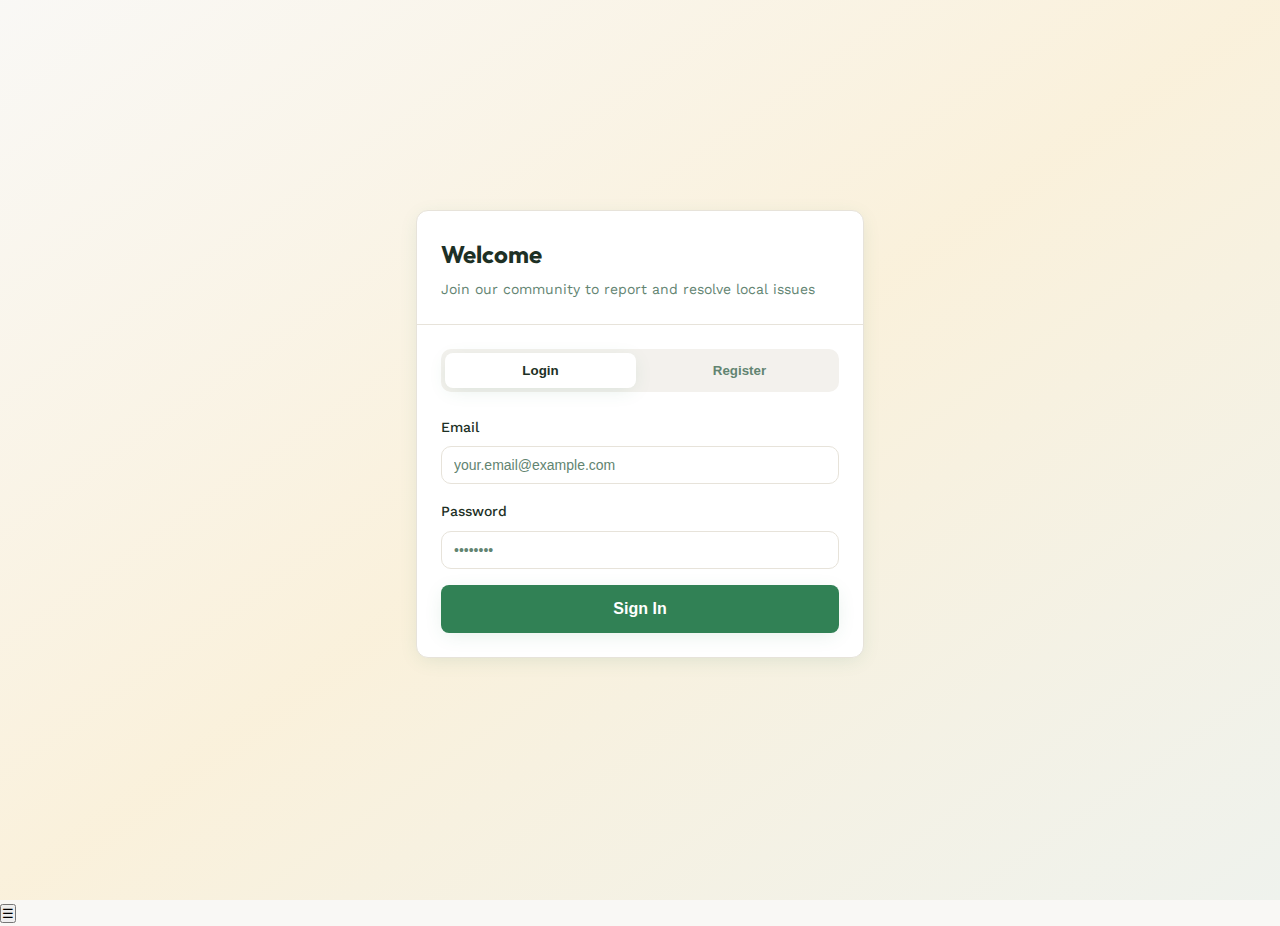
<file: index.html>
<!DOCTYPE html> <html lang="en"> <head> <meta charset="UTF-8"> <meta name="viewport" content="width=device-width, initial-scale=1.0"> <title>CommunityFix - Report & Resolve Local Issues</title> <meta name="description" content="Join our community platform to report and resolve local issues. Upload photos, track reports, and help make your neighborhood better."> <link rel="preconnect" href="https://fonts.googleapis.com"> <link rel="preconnect" href="https://fonts.gstatic.com" crossorigin> <link href="https://fonts.googleapis.com/css2?family=Outfit:wght@400;500;600;700;800&family=Work+Sans:wght@400;500;600&display=swap" rel="stylesheet"> <link rel="stylesheet" href="styles.css"> </head> <body> <div class="auth-container"> <div class="auth-wrapper">  <div class="card auth-card"> <div class="card-header"> <h1 class="card-title">Welcome</h1> <p class="card-description">Join our community to report and resolve local issues</p> </div> <div class="card-content"> <div class="tabs"> <div class="tabs-list"> <button class="tab-trigger active" data-tab="login">Login</button> <button class="tab-trigger" data-tab="register">Register</button> </div> <!-- Login Tab --> <div class="tab-content active" id="login"> <form id="loginForm" class="form"> <div class="form-group"> <label for="login-email" class="label">Email</label> <input type="email" id="login-email" class="input" placeholder="your.email@example.com" required > </div> <div class="form-group"> <label for="login-password" class="label">Password</label> <input type="password" id="login-password" class="input" placeholder="••••••••" required > </div> <button type="submit" class="btn btn-primary btn-lg btn-full"> <span class="btn-text">Sign In</span> <span class="btn-loading" style="display: none;">Signing in...</span> </button> </form> </div> <!-- Register Tab --> <div class="tab-content" id="register"> <form id="registerForm" class="form"> <div class="form-group"> <label for="register-username" class="label">Username</label> <input type="text" id="register-username" class="input" placeholder="Choose a username" required > </div> <div class="form-group"> <label for="register-email" class="label">Email</label> <input type="email" id="register-email" class="input" placeholder="your.email@example.com" required > </div> <div class="form-group"> <label for="register-password" class="label">Password</label> <input type="password" id="register-password" class="input" placeholder="Create a secure password" required > </div> <button type="submit" class="btn btn-accent btn-lg btn-full"> <span class="btn-text">Create Account</span> <span class="btn-loading" style="display: none;">Creating account...</span> </button> </form> </div> </div> </div> </div> </div> </div> <!-- Toast Notification --> <div id="toast" class="toast"></div> <script src="main.js"></script> </body> <button class="sidebar-toggle" id="sidebarToggle">☰</button>
</html>
</file>
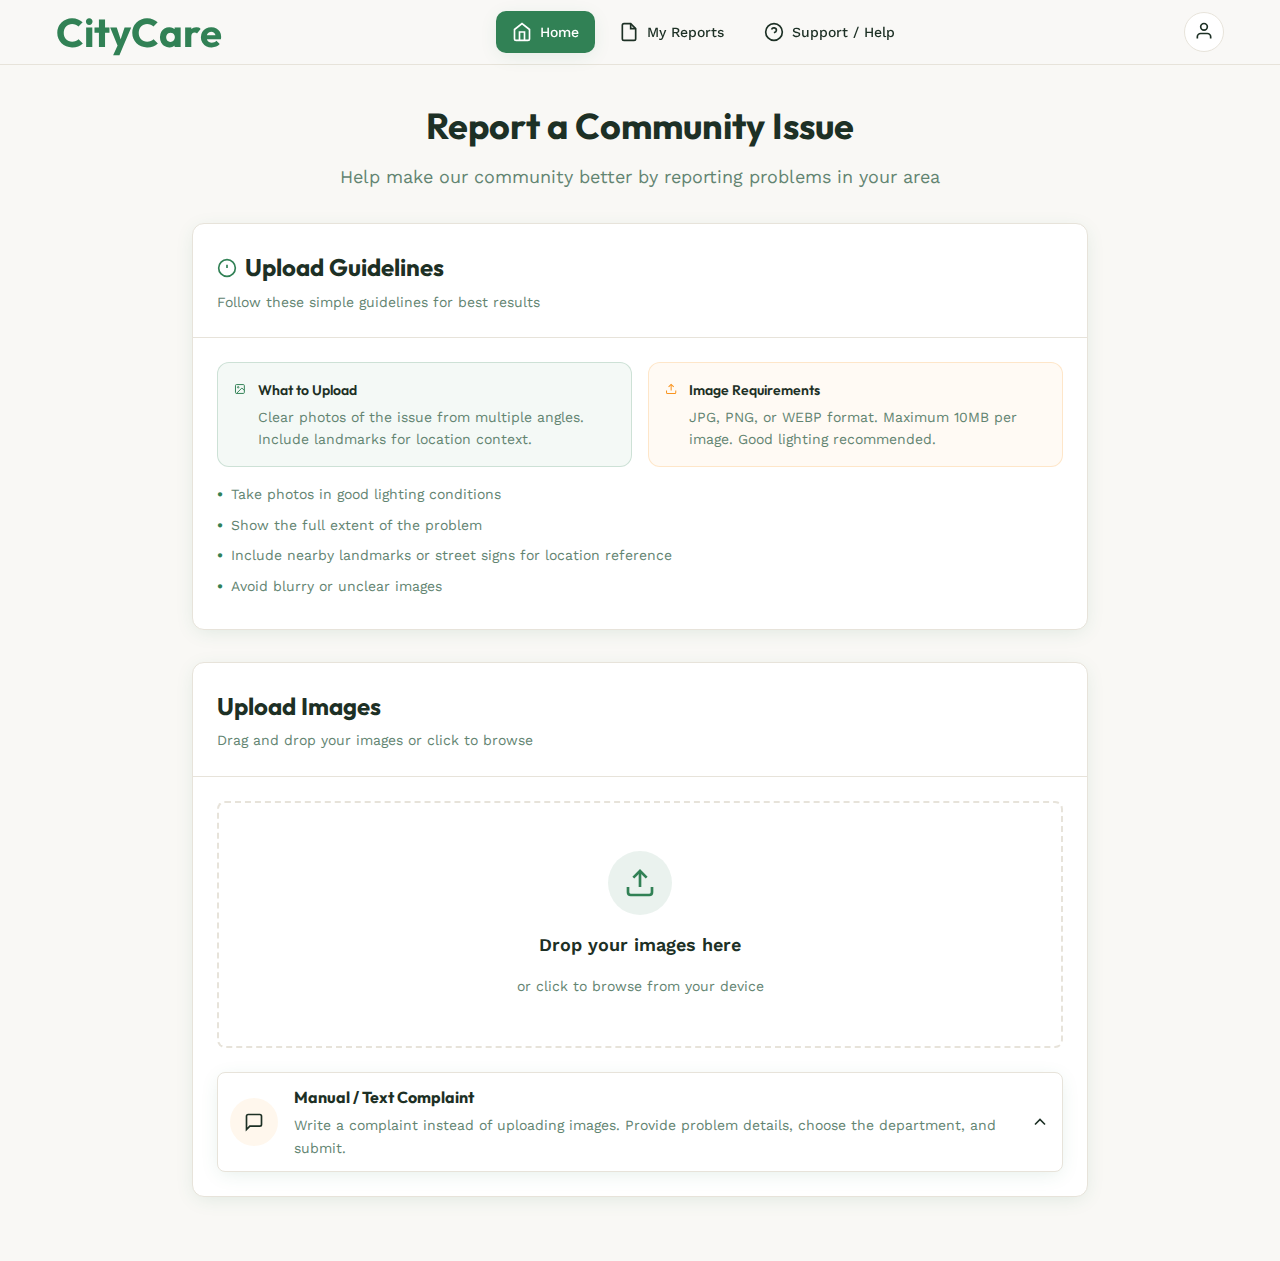
<file: dashboard.html>
<!DOCTYPE html>
<html lang="en">
<head>
    <meta charset="UTF-8">
    <meta name="viewport" content="width=device-width, initial-scale=1.0">
    <title>Dashboard - CommunityFix</title>
    <link rel="preconnect" href="https://fonts.googleapis.com">
    <link rel="preconnect" href="https://fonts.gstatic.com" crossorigin>
    <link href="https://fonts.googleapis.com/css2?family=Outfit:wght@400;500;600;700;800&family=Work+Sans:wght@400;500;600&display=swap" rel="stylesheet">
    <link rel="stylesheet" href="styles.css">
</head>
<body>
    <!-- Header -->
    <header class="header">
        <div class="container header-content">
            <a href="dashboard.html" class="logo-link">
                
                <span class="logo-text" style="font-size :40px;">CityCare</span>
            </a>

            <!-- Desktop Navigation -->
            <nav class="nav-desktop">
                <a href="dashboard.html" class="nav-btn active">
                    <svg class="icon" viewBox="0 0 24 24" fill="none" stroke="currentColor" stroke-width="2">
                        <path d="M3 9l9-7 9 7v11a2 2 0 0 1-2 2H5a2 2 0 0 1-2-2z"></path>
                        <polyline points="9 22 9 12 15 12 15 22"></polyline>
                    </svg>
                    Home
                </a>
                <a href="my-reports.html" class="nav-btn">
                    <svg class="icon" viewBox="0 0 24 24" fill="none" stroke="currentColor" stroke-width="2">
                        <path d="M14 2H6a2 2 0 0 0-2 2v16a2 2 0 0 0 2 2h12a2 2 0 0 0 2-2V8z"></path>
                        <polyline points="14 2 14 8 20 8"></polyline>
                    </svg>
                    My Reports
                </a>
                <a href="support.html" class="nav-btn">
                    <svg class="icon" viewBox="0 0 24 24" fill="none" stroke="currentColor" stroke-width="2">
                        <circle cx="12" cy="12" r="10"></circle>
                        <path d="M9.09 9a3 3 0 0 1 5.83 1c0 2-3 3-3 3"></path>
                        <line x1="12" y1="17" x2="12.01" y2="17"></line>
                    </svg>
                    Support / Help
                </a>
            </nav>

            <!-- User Profile Dropdown -->
            <div class="dropdown">
                <button class="btn-icon dropdown-trigger">
                    <svg class="icon" viewBox="0 0 24 24" fill="none" stroke="currentColor" stroke-width="2">
                        <path d="M20 21v-2a4 4 0 0 0-4-4H8a4 4 0 0 0-4 4v2"></path>
                        <circle cx="12" cy="7" r="4"></circle>
                    </svg>
                </button>
                <div class="dropdown-menu">
                    <div class="dropdown-label">My Account</div>
                    <div class="dropdown-separator"></div>
                    <a href="#" class="dropdown-item">Profile</a>
                    <a href="#" class="dropdown-item">Settings</a>
                    <div class="dropdown-separator"></div>
                    <a href="index.html" class="dropdown-item text-destructive">Log out</a>
                </div>
            </div>
        </div>

        <!-- Mobile Navigation -->
        <nav class="nav-mobile">
            <a href="dashboard.html" class="nav-mobile-item active">
                <svg class="icon" viewBox="0 0 24 24" fill="none" stroke="currentColor" stroke-width="2">
                    <path d="M3 9l9-7 9 7v11a2 2 0 0 1-2 2H5a2 2 0 0 1-2-2z"></path>
                    <polyline points="9 22 9 12 15 12 15 22"></polyline>
                </svg>
                <span>Home</span>
            </a>
            <a href="my-reports.html" class="nav-mobile-item">
                <svg class="icon" viewBox="0 0 24 24" fill="none" stroke="currentColor" stroke-width="2">
                    <path d="M14 2H6a2 2 0 0 0-2 2v16a2 2 0 0 0 2 2h12a2 2 0 0 0 2-2V8z"></path>
                    <polyline points="14 2 14 8 20 8"></polyline>
                </svg>
                <span>My Reports</span>
            </a>
            <a href="support.html" class="nav-mobile-item">
                <svg class="icon" viewBox="0 0 24 24" fill="none" stroke="currentColor" stroke-width="2">
                    <circle cx="12" cy="12" r="10"></circle>
                    <path d="M9.09 9a3 3 0 0 1 5.83 1c0 2-3 3-3 3"></path>
                    <line x1="12" y1="17" x2="12.01" y2="17"></line>
                </svg>
                <span>Support</span>
            </a>
        </nav>
    </header>

    <!-- Main Content -->
    <main class="main-content">
        <div class="content-wrapper">
            <!-- Welcome Section -->
            <div class="text-center section-header">
                <h1 class="page-title">Report a Community Issue</h1>
                <p class="page-subtitle">Help make our community better by reporting problems in your area</p>
            </div>

            <!-- Instructions Card -->
            <div class="card">
                <div class="card-header">
                    <h2 class="card-title">
                        <svg class="icon text-primary" viewBox="0 0 24 24" fill="none" stroke="currentColor" stroke-width="2">
                            <circle cx="12" cy="12" r="10"></circle>
                            <line x1="12" y1="8" x2="12" y2="12"></line>
                            <line x1="12" y1="16" x2="12.01" y2="16"></line>
                        </svg>
                        Upload Guidelines
                    </h2>
                    <p class="card-description">Follow these simple guidelines for best results</p>
                </div>
                <div class="card-content">
                    <div class="alert-grid">
                        <div class="alert alert-primary">
                            <svg class="icon" viewBox="0 0 24 24" fill="none" stroke="currentColor" stroke-width="2">
                                <rect x="3" y="3" width="18" height="18" rx="2" ry="2"></rect>
                                <circle cx="8.5" cy="8.5" r="1.5"></circle>
                                <polyline points="21 15 16 10 5 21"></polyline>
                            </svg>
                            <div>
                                <h3 class="alert-title">What to Upload</h3>
                                <p class="alert-description">Clear photos of the issue from multiple angles. Include landmarks for location context.</p>
                            </div>
                        </div>
                        
                        <div class="alert alert-accent">
                            <svg class="icon" viewBox="0 0 24 24" fill="none" stroke="currentColor" stroke-width="2">
                                <path d="M21 15v4a2 2 0 0 1-2 2H5a2 2 0 0 1-2-2v-4"></path>
                                <polyline points="17 8 12 3 7 8"></polyline>
                                <line x1="12" y1="3" x2="12" y2="15"></line>
                            </svg>
                            <div>
                                <h3 class="alert-title">Image Requirements</h3>
                                <p class="alert-description">JPG, PNG, or WEBP format. Maximum 10MB per image. Good lighting recommended.</p>
                            </div>
                        </div>
                    </div>

                    <ul class="guidelines-list">
                        <li><span class="bullet">•</span> Take photos in good lighting conditions</li>
                        <li><span class="bullet">•</span> Show the full extent of the problem</li>
                        <li><span class="bullet">•</span> Include nearby landmarks or street signs for location reference</li>
                        <li><span class="bullet">•</span> Avoid blurry or unclear images</li>
                    </ul>
                </div>
            </div>

            <!-- Upload Area -->
            <div class="card">
                <div class="card-header">
                    <h2 class="card-title">Upload Images</h2>
                    <p class="card-description">Drag and drop your images or click to browse</p>
                </div>
                <div class="card-content">
                    <div class="upload-area" id="uploadArea">
                        <input type="file" id="fileInput" multiple accept="image/*" hidden>
                        <div class="upload-content">
                            <div class="upload-icon-wrapper">
                                <svg class="upload-icon" viewBox="0 0 24 24" fill="none" stroke="currentColor" stroke-width="2">
                                    <path d="M21 15v4a2 2 0 0 1-2 2H5a2 2 0 0 1-2-2v-4"></path>
                                    <polyline points="17 8 12 3 7 8"></polyline>
                                    <line x1="12" y1="3" x2="12" y2="15"></line>
                                </svg>
                            </div>
                            <p class="upload-title">Drop your images here</p>
                            <p class="upload-subtitle">or click to browse from your device</p>
                        </div>
                    </div>

                    <!-- Selected Files Preview -->
                    <div id="filesContainer" style="display: none;">
                        <div class="files-header">
                            <h3 class="files-title">Selected Images (<span id="fileCount">0</span>)</h3>
                            <button class="btn btn-outline btn-sm" id="clearAllBtn">Clear All</button>
                        </div>
                        
                        <div class="files-grid" id="filesGrid"></div>

                        <button class="btn btn-accent btn-lg btn-full" id="submitBtn">Submit Report</button>
                    </div>

                    <!-- Manual / Text Complaints block -->
                    <div class="manual-block-wrapper" style="margin-top: 1.5rem;">
                        <a href="manual-complaint.html" class="manual-card" id="manualCard">
                            <div class="manual-card-content">
                                <div class="manual-icon">
                                    <svg class="icon" viewBox="0 0 24 24" fill="none" stroke="currentColor" stroke-width="2">
                                        <path d="M21 15a2 2 0 0 1-2 2H7l-4 4V5a2 2 0 0 1 2-2h14a2 2 0 0 1 2 2z"></path>
                                    </svg>
                                </div>
                                <div>
                                    <h3 class="manual-title">Manual / Text Complaint</h3>
                                    <p class="manual-subtitle">Write a complaint instead of uploading images. Provide problem details, choose the department, and submit.</p>
                                </div>
                                <div class="manual-cta">
                                    <svg class="icon" viewBox="0 0 24 24" fill="none" stroke="currentColor" stroke-width="2" style="transform: rotate(180deg);">
                                        <polyline points="6 9 12 15 18 9"></polyline>
                                    </svg>
                                </div>
                            </div>
                        </a>
                    </div>
                </div>
            </div>
        </div>
    </main>

    <!-- Toast Notification -->
    <div id="toast" class="toast"></div>

    <script src="main.js"></script>
</body>
</html>
</file>
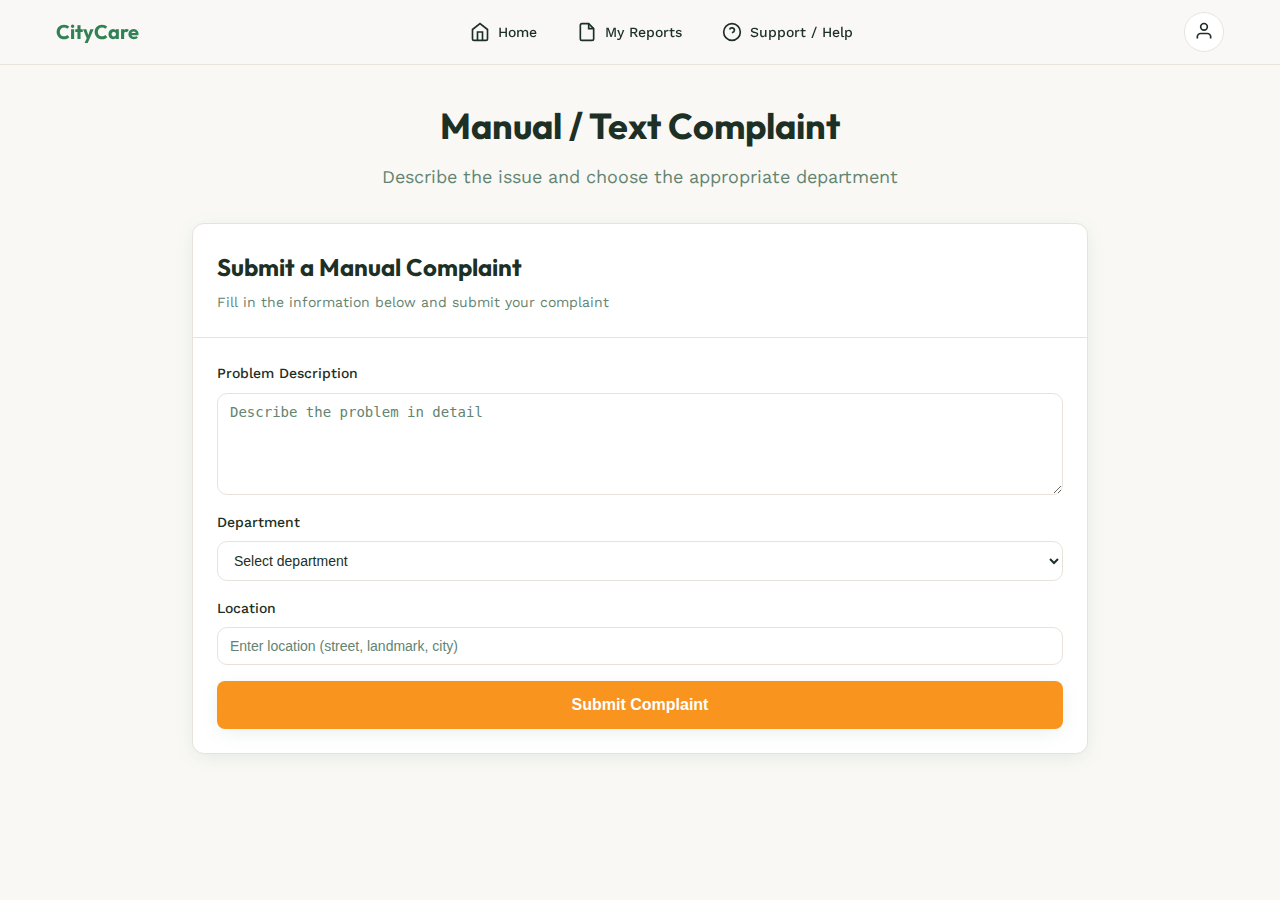
<file: manual-complaint.html>
<!DOCTYPE html>
<html lang="en">
<head>
    <meta charset="UTF-8">
    <meta name="viewport" content="width=device-width, initial-scale=1.0">
    <title>Manual Complaint - CommunityFix</title>
    <link rel="preconnect" href="https://fonts.googleapis.com">
    <link rel="preconnect" href="https://fonts.gstatic.com" crossorigin>
    <link href="https://fonts.googleapis.com/css2?family=Outfit:wght@400;500;600;700;800&family=Work+Sans:wght@400;500;600&display=swap" rel="stylesheet">
    <link rel="stylesheet" href="styles.css">
</head>
<body>
    <!-- Header (same pattern) -->
    <header class="header">
        <div class="container header-content">
            <a href="dashboard.html" class="logo-link">
               
                <span class="logo-text">CityCare</span>
            </a>

            <!-- Desktop Navigation -->
            <nav class="nav-desktop">
                <a href="dashboard.html" class="nav-btn">
                    <svg class="icon" viewBox="0 0 24 24" fill="none" stroke="currentColor" stroke-width="2">
                        <path d="M3 9l9-7 9 7v11a2 2 0 0 1-2 2H5a2 2 0 0 1-2-2z"></path>
                        <polyline points="9 22 9 12 15 12 15 22"></polyline>
                    </svg>
                    Home
                </a>
                <a href="my-reports.html" class="nav-btn">
                    <svg class="icon" viewBox="0 0 24 24" fill="none" stroke="currentColor" stroke-width="2">
                        <path d="M14 2H6a2 2 0 0 0-2 2v16a2 2 0 0 0 2 2h12a2 2 0 0 0 2-2V8z"></path>
                        <polyline points="14 2 14 8 20 8"></polyline>
                    </svg>
                    My Reports
                </a>
                <a href="support.html" class="nav-btn">
                    <svg class="icon" viewBox="0 0 24 24" fill="none" stroke="currentColor" stroke-width="2">
                        <circle cx="12" cy="12" r="10"></circle>
                        <path d="M9.09 9a3 3 0 0 1 5.83 1c0 2-3 3-3 3"></path>
                        <line x1="12" y1="17" x2="12.01" y2="17"></line>
                    </svg>
                    Support / Help
                </a>
            </nav>

            <!-- User Profile Dropdown -->
            <div class="dropdown">
                <button class="btn-icon dropdown-trigger">
                    <svg class="icon" viewBox="0 0 24 24" fill="none" stroke="currentColor" stroke-width="2">
                        <path d="M20 21v-2a4 4 0 0 0-4-4H8a4 4 0 0 0-4 4v2"></path>
                        <circle cx="12" cy="7" r="4"></circle>
                    </svg>
                </button>
                <div class="dropdown-menu">
                    <div class="dropdown-label">My Account</div>
                    <div class="dropdown-separator"></div>
                    <a href="#" class="dropdown-item">Profile</a>
                    <a href="#" class="dropdown-item">Settings</a>
                    <div class="dropdown-separator"></div>
                    <a href="index.html" class="dropdown-item text-destructive">Log out</a>
                </div>
            </div>
        </div>

        <!-- Mobile Navigation -->
        <nav class="nav-mobile">
            <a href="dashboard.html" class="nav-mobile-item">
                <svg class="icon" viewBox="0 0 24 24" fill="none" stroke="currentColor" stroke-width="2">
                    <path d="M3 9l9-7 9 7v11a2 2 0 0 1-2 2H5a2 2 0 0 1-2-2z"></path>
                    <polyline points="9 22 9 12 15 12 15 22"></polyline>
                </svg>
                <span>Home</span>
            </a>
            <a href="my-reports.html" class="nav-mobile-item">
                <svg class="icon" viewBox="0 0 24 24" fill="none" stroke="currentColor" stroke-width="2">
                    <path d="M14 2H6a2 2 0 0 0-2 2v16a2 2 0 0 0 2 2h12a2 2 0 0 0 2-2V8z"></path>
                    <polyline points="14 2 14 8 20 8"></polyline>
                </svg>
                <span>My Reports</span>
            </a>
            <a href="support.html" class="nav-mobile-item">
                <svg class="icon" viewBox="0 0 24 24" fill="none" stroke="currentColor" stroke-width="2">
                    <circle cx="12" cy="12" r="10"></circle>
                    <path d="M9.09 9a3 3 0 0 1 5.83 1c0 2-3 3-3 3"></path>
                    <line x1="12" y1="17" x2="12.01" y2="17"></line>
                </svg>
                <span>Support</span>
            </a>
        </nav>
    </header>

    <!-- Main -->
    <main class="main-content">
        <div class="content-wrapper">
            <div class="text-center section-header">
                <h1 class="page-title">Manual / Text Complaint</h1>
                <p class="page-subtitle">Describe the issue and choose the appropriate department</p>
            </div>

            <div class="card">
                <div class="card-header">
                    <h2 class="card-title">Submit a Manual Complaint</h2>
                    <p class="card-description">Fill in the information below and submit your complaint</p>
                </div>
                <div class="card-content">
                    <form id="manualForm" class="form">
                        <div class="form-group">
                            <label for="problem" class="label">Problem Description</label>
                            <textarea id="problem" class="input" placeholder="Describe the problem in detail" rows="5" required style="resize: vertical;"></textarea>
                        </div>

                        <div class="form-group">
                            <label for="department" class="label">Department</label>
                            <select id="department" class="input" required>
                                <option value="" disabled selected>Select department</option>
                                <option value="road">Road Dept</option>
                                <option value="electrical">Electrical Dept</option>
                                <option value="garbage">Garbage Dept</option>
                                <option value="streetlight">Street Light Dept</option>
                                <option value="water">Water Dept</option>
                                <option value="sanitation">Sanitation Dept</option>
                                <option value="others">Others</option>
                            </select>
                        </div>

                        <div class="form-group" id="otherDeptGroup" style="display:none;">
                            <label for="otherDept" class="label">If Others, specify department</label>
                            <input type="text" id="otherDept" class="input" placeholder="Specify department">
                        </div>

                        <div class="form-group">
                            <label for="locationText" class="label">Location</label>
                            <input type="text" id="locationText" class="input" placeholder="Enter location (street, landmark, city)" required>
                        </div>

                        <button type="submit" class="btn btn-accent btn-lg btn-full">
                            <span class="btn-text">Submit Complaint</span>
                            <span class="btn-loading" style="display:none;">Submitting...</span>
                        </button>
                    </form>
                </div>
            </div>
        </div>
    </main>

    <!-- Toast Notification -->
    <div id="toast" class="toast"></div>

    <script src="main.js"></script>
</body>
</html>
</file>
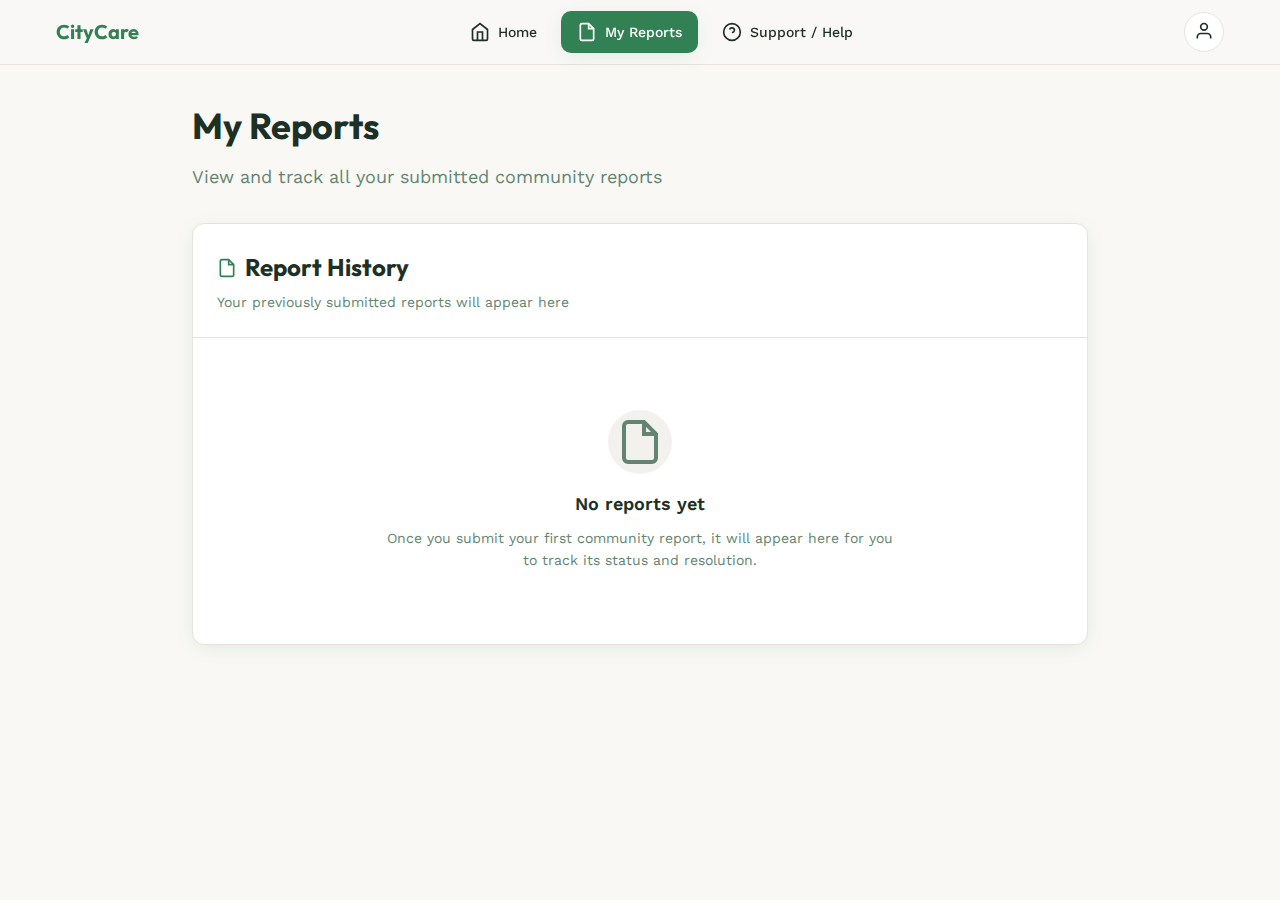
<file: my-reports.html>
<!DOCTYPE html>
<html lang="en">
<head>
    <meta charset="UTF-8" />
    <meta name="viewport" content="width=device-width, initial-scale=1.0"/>
    <title>My Reports - CommunityFix</title>
    <link rel="preconnect" href="https://fonts.googleapis.com">
    <link rel="preconnect" href="https://fonts.gstatic.com" crossorigin>
    <link href="https://fonts.googleapis.com/css2?family=Outfit:wght@400;500;600;700;800&family=Work+Sans:wght@400;500;600&display=swap" rel="stylesheet">
    <link rel="stylesheet" href="styles.css">
</head>
<body>
    <!-- Header -->
    <header class="header">
        <div class="container header-content">
            <a href="dashboard.html" class="logo-link">

                <span class="logo-text">CityCare</span>
            </a>

            <!-- Desktop Navigation -->
            <nav class="nav-desktop">
                <a href="dashboard.html" class="nav-btn">
                    <svg class="icon" viewBox="0 0 24 24" fill="none" stroke="currentColor" stroke-width="2">
                        <path d="M3 9l9-7 9 7v11a2 2 0 0 1-2 2H5a2 2 0 0 1-2-2z"></path>
                        <polyline points="9 22 9 12 15 12 15 22"></polyline>
                    </svg>
                    Home
                </a>
                <a href="my-reports.html" class="nav-btn active">
                    <svg class="icon" viewBox="0 0 24 24" fill="none" stroke="currentColor" stroke-width="2">
                        <path d="M14 2H6a2 2 0 0 0-2 2v16a2 2 0 0 0 2 2h12a2 2 0 0 0 2-2V8z"></path>
                        <polyline points="14 2 14 8 20 8"></polyline>
                    </svg>
                    My Reports
                </a>
                <a href="support.html" class="nav-btn">
                    <svg class="icon" viewBox="0 0 24 24" fill="none" stroke="currentColor" stroke-width="2">
                        <circle cx="12" cy="12" r="10"></circle>
                        <path d="M9.09 9a3 3 0 0 1 5.83 1c0 2-3 3-3 3"></path>
                        <line x1="12" y1="17" x2="12.01" y2="17"></line>
                    </svg>
                    Support / Help
                </a>
            </nav>

            <!-- User Profile Dropdown -->
            <div class="dropdown">
                <button class="btn-icon dropdown-trigger">
                    <svg class="icon" viewBox="0 0 24 24" fill="none" stroke="currentColor" stroke-width="2">
                        <path d="M20 21v-2a4 4 0 0 0-4-4H8a4 4 0 0 0-4 4v2"></path>
                        <circle cx="12" cy="7" r="4"></circle>
                    </svg>
                </button>
                <div class="dropdown-menu">
                    <div class="dropdown-label">My Account</div>
                    <div class="dropdown-separator"></div>
                    <a href="#" class="dropdown-item">Profile</a>
                    <a href="#" class="dropdown-item">Settings</a>
                    <div class="dropdown-separator"></div>
                    <a href="index.html" class="dropdown-item text-destructive">Log out</a>
                </div>
            </div>
        </div>

        <!-- Mobile Navigation -->
        <nav class="nav-mobile">
            <a href="dashboard.html" class="nav-mobile-item">
                <svg class="icon" viewBox="0 0 24 24" fill="none" stroke="currentColor" stroke-width="2">
                    <path d="M3 9l9-7 9 7v11a2 2 0 0 1-2 2H5a2 2 0 0 1-2-2z"></path>
                    <polyline points="9 22 9 12 15 12 15 22"></polyline>
                </svg>
                <span>Home</span>
            </a>
            <a href="my-reports.html" class="nav-mobile-item active">
                <svg class="icon" viewBox="0 0 24 24" fill="none" stroke="currentColor" stroke-width="2">
                    <path d="M14 2H6a2 2 0 0 0-2 2v16a2 2 0 0 0 2 2h12a2 2 0 0 0 2-2V8z"></path>
                    <polyline points="14 2 14 8 20 8"></polyline>
                </svg>
                <span>My Reports</span>
            </a>
            <a href="support.html" class="nav-mobile-item">
                <svg class="icon" viewBox="0 0 24 24" fill="none" stroke="currentColor" stroke-width="2">
                    <circle cx="12" cy="12" r="10"></circle>
                    <path d="M9.09 9a3 3 0 0 1 5.83 1c0 2-3 3-3 3"></path>
                    <line x1="12" y1="17" x2="12.01" y2="17"></line>
                </svg>
                <span>Support</span>
            </a>
        </nav>
    </header>

    <!-- Main Content -->
    <main class="main-content">
        <div class="content-wrapper">
            <div class="section-header">
                <h1 class="page-title">My Reports</h1>
                <p class="page-subtitle">View and track all your submitted community reports</p>
            </div>

            <div class="card">
                <div class="card-header">
                    <h2 class="card-title">
                        <svg class="icon text-primary" viewBox="0 0 24 24" fill="none" stroke="currentColor" stroke-width="2">
                            <path d="M14 2H6a2 2 0 0 0-2 2v16a2 2 0 0 0 2 2h12a2 2 0 0 0 2-2V8z"></path>
                            <polyline points="14 2 14 8 20 8"></polyline>
                        </svg>
                        Report History
                    </h2>
                    <p class="card-description">Your previously submitted reports will appear here</p>
                </div>

                <!-- Dynamic reports container -->
                <div class="card-content" id="reportsContainer" style="min-height: 8rem;">
                    <!-- Reports will be inserted here by JS -->
                </div>
            </div>
        </div>
    </main>

    <!-- Toast Notification -->
    <div id="toast" class="toast"></div>

    <script>
        // Page-only script to render reports saved in localStorage
        (function () {
            const REPORTS_KEY = 'communityfix_reports';
            const container = document.getElementById('reportsContainer');

            function getStoredReports() {
                try {
                    const raw = localStorage.getItem(REPORTS_KEY);
                    return raw ? JSON.parse(raw) : [];
                } catch (err) {
                    console.error('Failed to read reports from localStorage', err);
                    return [];
                }
            }

            function formatDate(isoStr) {
                try {
                    const d = new Date(isoStr);
                    return d.toLocaleString();
                } catch (e) {
                    return isoStr;
                }
            }

            function createReportCard(report) {
                const wrap = document.createElement('div');
                wrap.className = 'report-card';
                wrap.style.border = '1px solid var(--border)';
                wrap.style.borderRadius = '0.5rem';
                wrap.style.padding = '1rem';
                wrap.style.marginBottom = '1rem';
                wrap.style.background = 'var(--card)';

                const header = document.createElement('div');
                header.style.display = 'flex';
                header.style.alignItems = 'center';
                header.style.justifyContent = 'space-between';
                header.style.marginBottom = '0.5rem';

                const left = document.createElement('div');
                left.innerHTML = `<div style="font-weight:700; margin-bottom:0.25rem;">${escapeHtml(report.problem)}</div>
                                  <div style="font-size:0.875rem; color:var(--muted-foreground);">${escapeHtml(report.department)}</div>`;

                const right = document.createElement('div');
                right.style.textAlign = 'right';
                right.innerHTML = `<div style="font-weight:700; color: ${report.status === 'Submitted' ? 'var(--primary)' : 'var(--muted-foreground)'}">${escapeHtml(report.status)}</div>
                                   <div style="font-size:0.75rem; color:var(--muted-foreground);">${formatDate(report.date)}</div>`;

                header.appendChild(left);
                header.appendChild(right);

                const meta = document.createElement('div');
                meta.style.display = 'flex';
                meta.style.justifyContent = 'space-between';
                meta.style.alignItems = 'center';
                meta.style.gap = '1rem';

                const locationDiv = document.createElement('div');
                locationDiv.style.fontSize = '0.875rem';
                locationDiv.style.color = 'var(--muted-foreground)';
                locationDiv.innerHTML = `<strong>Location:</strong> ${escapeHtml(report.location)}`;

                meta.appendChild(locationDiv);

                wrap.appendChild(header);
                wrap.appendChild(meta);

                return wrap;
            }

            // small helper to avoid injecting raw HTML
            function escapeHtml(str) {
                if (!str) return '';
                return String(str)
                    .replace(/&/g, '&amp;')
                    .replace(/</g, '&lt;')
                    .replace(/>/g, '&gt;')
                    .replace(/"/g, '&quot;')
                    .replace(/'/g, '&#039;');
            }

            function render() {
                const reports = getStoredReports();
                container.innerHTML = '';

                if (!reports || reports.length === 0) {
                    // show empty state
                    const emptyWrap = document.createElement('div');
                    emptyWrap.className = 'empty-state';
                    emptyWrap.innerHTML = `
                        <div class="empty-icon-wrapper">
                            <svg class="empty-icon" viewBox="0 0 24 24" fill="none" stroke="currentColor" stroke-width="2">
                                <path d="M14 2H6a2 2 0 0 0-2 2v16a2 2 0 0 0 2 2h12a2 2 0 0 0 2-2V8z"></path>
                                <polyline points="14 2 14 8 20 8"></polyline>
                            </svg>
                        </div>
                        <p class="empty-title">No reports yet</p>
                        <p class="empty-description">Once you submit your first community report, it will appear here for you to track its status and resolution.</p>
                    `;
                    container.appendChild(emptyWrap);
                    return;
                }

                // render each report
                const list = document.createElement('div');
                list.style.display = 'grid';
                list.style.gridTemplateColumns = '1fr';
                list.style.gap = '1rem';

                // If screen width >= 768px, show two columns using CSS media query is already in styles
                // but for simplicity we'll keep single column and rely on CSS for layout adjustments if needed.

                reports.forEach(r => {
                    const card = createReportCard(r);
                    list.appendChild(card);
                });

                container.appendChild(list);
            }

            // initial render
            render();

            // expose render on window so other pages (if adding deletion, etc.) can call it
            window.__CF_RENDER_REPORTS = render;
        })();
    </script>

    <script src="main.js"></script>
</body>
</html>
</file>
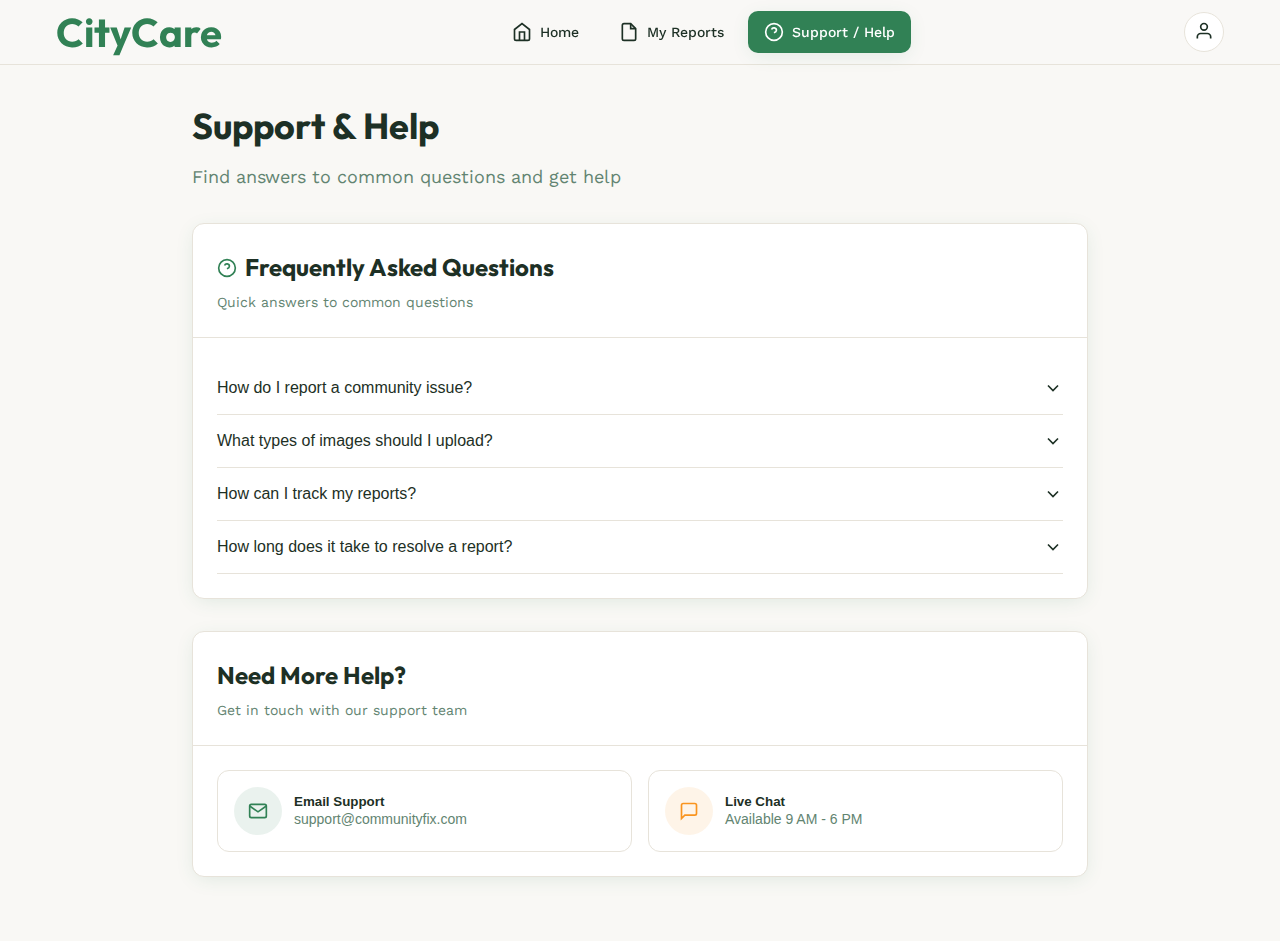
<file: support.html>
<!DOCTYPE html> <html lang="en"> <head> <meta charset="UTF-8"> <meta name="viewport" content="width=device-width, initial-scale=1.0"> <title>Support - CommunityFix</title> <link rel="preconnect" href="https://fonts.googleapis.com"> <link rel="preconnect" href="https://fonts.gstatic.com" crossorigin> <link href="https://fonts.googleapis.com/css2?family=Outfit:wght@400;500;600;700;800&family=Work+Sans:wght@400;500;600&display=swap" rel="stylesheet"> <link rel="stylesheet" href="styles.css"> </head> <body> <!-- Header --> <header class="header"> <div class="container header-content"> <a href="dashboard.html" class="logo-link">  <span class="logo-text" style="font-size :40px;">CityCare</span> </a> <!-- Desktop Navigation --> <nav class="nav-desktop"> <a href="dashboard.html" class="nav-btn"> <svg class="icon" viewBox="0 0 24 24" fill="none" stroke="currentColor" stroke-width="2"> <path d="M3 9l9-7 9 7v11a2 2 0 0 1-2 2H5a2 2 0 0 1-2-2z"></path> <polyline points="9 22 9 12 15 12 15 22"></polyline> </svg> Home </a> <a href="my-reports.html" class="nav-btn"> <svg class="icon" viewBox="0 0 24 24" fill="none" stroke="currentColor" stroke-width="2"> <path d="M14 2H6a2 2 0 0 0-2 2v16a2 2 0 0 0 2 2h12a2 2 0 0 0 2-2V8z"></path> <polyline points="14 2 14 8 20 8"></polyline> </svg> My Reports </a> <a href="support.html" class="nav-btn active"> <svg class="icon" viewBox="0 0 24 24" fill="none" stroke="currentColor" stroke-width="2"> <circle cx="12" cy="12" r="10"></circle> <path d="M9.09 9a3 3 0 0 1 5.83 1c0 2-3 3-3 3"></path> <line x1="12" y1="17" x2="12.01" y2="17"></line> </svg> Support / Help </a> </nav> <!-- User Profile Dropdown --> <div class="dropdown"> <button class="btn-icon dropdown-trigger"> <svg class="icon" viewBox="0 0 24 24" fill="none" stroke="currentColor" stroke-width="2"> <path d="M20 21v-2a4 4 0 0 0-4-4H8a4 4 0 0 0-4 4v2"></path> <circle cx="12" cy="7" r="4"></circle> </svg> </button> <div class="dropdown-menu"> <div class="dropdown-label">My Account</div> <div class="dropdown-separator"></div> <a href="#" class="dropdown-item">Profile</a> <a href="#" class="dropdown-item">Settings</a> <div class="dropdown-separator"></div> <a href="index.html" class="dropdown-item text-destructive">Log out</a> </div> </div> </div> <!-- Mobile Navigation --> <nav class="nav-mobile"> <a href="dashboard.html" class="nav-mobile-item"> <svg class="icon" viewBox="0 0 24 24" fill="none" stroke="currentColor" stroke-width="2"> <path d="M3 9l9-7 9 7v11a2 2 0 0 1-2 2H5a2 2 0 0 1-2-2z"></path> <polyline points="9 22 9 12 15 12 15 22"></polyline> </svg> <span>Home</span> </a> <a href="my-reports.html" class="nav-mobile-item"> <svg class="icon" viewBox="0 0 24 24" fill="none" stroke="currentColor" stroke-width="2"> <path d="M14 2H6a2 2 0 0 0-2 2v16a2 2 0 0 0 2 2h12a2 2 0 0 0 2-2V8z"></path> <polyline points="14 2 14 8 20 8"></polyline> </svg> <span>My Reports</span> </a> <a href="support.html" class="nav-mobile-item active"> <svg class="icon" viewBox="0 0 24 24" fill="none" stroke="currentColor" stroke-width="2"> <circle cx="12" cy="12" r="10"></circle> <path d="M9.09 9a3 3 0 0 1 5.83 1c0 2-3 3-3 3"></path> <line x1="12" y1="17" x2="12.01" y2="17"></line> </svg> <span>Support</span> </a> </nav> </header> <!-- Main Content --> <main class="main-content"> <div class="content-wrapper"> <div class="section-header"> <h1 class="page-title">Support & Help</h1> <p class="page-subtitle">Find answers to common questions and get help</p> </div> <!-- FAQ Section --> <div class="card"> <div class="card-header"> <h2 class="card-title"> <svg class="icon text-primary" viewBox="0 0 24 24" fill="none" stroke="currentColor" stroke-width="2"> <circle cx="12" cy="12" r="10"></circle> <path d="M9.09 9a3 3 0 0 1 5.83 1c0 2-3 3-3 3"></path> <line x1="12" y1="17" x2="12.01" y2="17"></line> </svg> Frequently Asked Questions </h2> <p class="card-description">Quick answers to common questions</p> </div> <div class="card-content"> <div class="accordion"> <div class="accordion-item"> <button class="accordion-trigger"> <span>How do I report a community issue?</span> <svg class="accordion-icon" viewBox="0 0 24 24" fill="none" stroke="currentColor" stroke-width="2"> <polyline points="6 9 12 15 18 9"></polyline> </svg> </button> <div class="accordion-content"> <p>Navigate to the Home page, upload clear images of the issue following our guidelines, and submit your report. Make sure to include multiple angles and any relevant landmarks.</p> </div> </div> <div class="accordion-item"> <button class="accordion-trigger"> <span>What types of images should I upload?</span> <svg class="accordion-icon" viewBox="0 0 24 24" fill="none" stroke="currentColor" stroke-width="2"> <polyline points="6 9 12 15 18 9"></polyline> </svg> </button> <div class="accordion-content"> <p>Upload clear, well-lit photos in JPG, PNG, or WEBP format (max 10MB each). Include multiple angles of the problem and nearby landmarks for location context. Avoid blurry or unclear images.</p> </div> </div> <div class="accordion-item"> <button class="accordion-trigger"> <span>How can I track my reports?</span> <svg class="accordion-icon" viewBox="0 0 24 24" fill="none" stroke="currentColor" stroke-width="2"> <polyline points="6 9 12 15 18 9"></polyline> </svg> </button> <div class="accordion-content"> <p>Visit the "My Reports" page to see all your submitted reports and their current status. You'll receive updates as your reports are reviewed and resolved.</p> </div> </div> <div class="accordion-item"> <button class="accordion-trigger"> <span>How long does it take to resolve a report?</span> <svg class="accordion-icon" viewBox="0 0 24 24" fill="none" stroke="currentColor" stroke-width="2"> <polyline points="6 9 12 15 18 9"></polyline> </svg> </button> <div class="accordion-content"> <p>Resolution times vary depending on the severity and complexity of the issue. Minor issues are typically addressed within a few days, while larger problems may take longer. You'll receive status updates throughout the process.</p> </div> </div> </div> </div> </div> <!-- Contact Support --> <div class="card"> <div class="card-header"> <h2 class="card-title">Need More Help?</h2> <p class="card-description">Get in touch with our support team</p> </div> <div class="card-content"> <div class="support-grid"> <button class="support-card"> <div class="support-icon-wrapper bg-primary"> <svg class="icon" viewBox="0 0 24 24" fill="none" stroke="currentColor" stroke-width="2"> <path d="M4 4h16c1.1 0 2 .9 2 2v12c0 1.1-.9 2-2 2H4c-1.1 0-2-.9-2-2V6c0-1.1.9-2 2-2z"></path> <polyline points="22,6 12,13 2,6"></polyline> </svg> </div> <div class="support-text"> <p class="support-title">Email Support</p> <p class="support-subtitle">support@communityfix.com</p> </div> </button> <button class="support-card"> <div class="support-icon-wrapper bg-accent"> <svg class="icon" viewBox="0 0 24 24" fill="none" stroke="currentColor" stroke-width="2"> <path d="M21 15a2 2 0 0 1-2 2H7l-4 4V5a2 2 0 0 1 2-2h14a2 2 0 0 1 2 2z"></path> </svg> </div> <div class="support-text"> <p class="support-title">Live Chat</p> <p class="support-subtitle">Available 9 AM - 6 PM</p> </div> </button> </div> </div> </div> </div> </main> <!-- Toast Notification --> <div id="toast" class="toast"></div> <script src="main.js"></script> </body> </html>
</file>
<file: styles.css>
/* Reset and Base Styles */
* {
    margin: 0;
    padding: 0;
    box-sizing: border-box;
}

:root {
    /* Colors */
    --background: hsl(42, 25%, 97%);
    --foreground: hsl(147, 25%, 15%);
    --card: hsl(0, 0%, 100%);
    --card-foreground: hsl(147, 25%, 15%);
    --primary: hsl(147, 45%, 35%);
    --primary-foreground: hsl(0, 0%, 100%);
    --secondary: hsl(42, 75%, 92%);
    --secondary-foreground: hsl(147, 25%, 15%);
    --muted: hsl(42, 20%, 94%);
    --muted-foreground: hsl(147, 15%, 45%);
    --accent: hsl(32, 95%, 55%);
    --accent-foreground: hsl(0, 0%, 100%);
    --destructive: hsl(0, 72%, 51%);
    --destructive-foreground: hsl(0, 0%, 100%);
    --border: hsl(42, 20%, 88%);
    --input: hsl(42, 20%, 88%);
    --ring: hsl(147, 45%, 35%);
    
    /* Effects */
    --shadow-soft: 0 4px 20px -4px hsla(147, 45%, 35%, 0.15);
    --shadow-medium: 0 8px 30px -6px hsla(147, 45%, 35%, 0.2);
    --radius: 0.75rem;
}

body {
    font-family: 'Work Sans', sans-serif;
    background-color: var(--background);
    color: var(--foreground);
    line-height: 1.6;
    min-height: 100vh;
}

h1, h2, h3, h4, h5, h6 {
    font-family: 'Outfit', sans-serif;
    font-weight: 700;
}

/* Container */
.container {
    max-width: 1200px;
    margin: 0 auto;
    padding: 0 1rem;
}

.content-wrapper {
    max-width: 56rem;
    margin: 0 auto;
}

/* Icons */
.icon {
    width: 1.25rem;
    height: 1.25rem;
}

/* Auth Page */
.auth-container {
    min-height: 100vh;
    display: flex;
    align-items: center;
    justify-content : center;
    padding: 1rem;
    background: linear-gradient(to bottom right, var(--background), var(--secondary), hsla(147, 45%, 35%, 0.05));
}

.auth-wrapper {
    width: 100%;
    max-width: 28rem;
}

.logo-container {
    display: flex;
    justify-content: center;
    margin-bottom: 2rem;
}

.logo {
    height: 5rem;
    width: 5rem;
}

.auth-card {
    box-shadow: var(--shadow-medium);
    border: 1px solid hsla(42, 20%, 88%, 0.5);
}

/* Card */
.card {
    background-color: var(--card);
    color: var(--card-foreground);
    border-radius: var(--radius);
    border: 1px solid var(--border);
    box-shadow: var(--shadow-soft);
    margin-bottom: 2rem;
}

.card-header {
    padding: 1.5rem;
    border-bottom: 1px solid var(--border);
}

.card-title {
    font-size: 1.5rem;
    font-weight: 700;
    margin-bottom: 0.25rem;
    display: flex;
    align-items: center;
    gap: 0.5rem;
}

.card-description {
    color: var(--muted-foreground);
    font-size: 0.875rem;
}

.card-content {
    padding: 1.5rem;
}

/* Tabs */
.tabs {
    width: 100%;
}

.tabs-list {
    display: grid;
    grid-template-columns: 1fr 1fr;
    gap: 0.5rem;
    margin-bottom: 1.5rem;
    background-color: var(--muted);
    padding: 0.25rem;
    border-radius: calc(var(--radius) - 2px);
}

.tab-trigger {
    padding: 0.625rem 1rem;
    border: none;
    background: transparent;
    border-radius: calc(var(--radius) - 4px);
    cursor: pointer;
    font-weight: 600;
    transition: all 0.3s cubic-bezier(0.4, 0, 0.2, 1);
    color: var(--muted-foreground);
}

.tab-trigger:hover {
    color: var(--foreground);
}

.tab-trigger.active {
    background-color: var(--card);
    color: var(--foreground);
    box-shadow: var(--shadow-soft);
}

.tab-content {
    display: none;
}

.tab-content.active {
    display: block;
}

/* Forms */
.form {
    display: flex;
    flex-direction: column;
    gap: 1rem;
}

.form-group {
    display: flex;
    flex-direction: column;
    gap: 0.5rem;
}

.label {
    font-size: 0.875rem;
    font-weight: 500;
    color: var(--foreground);
}

.input {
    padding: 0.625rem 0.75rem;
    border: 1px solid var(--input);
    border-radius: calc(var(--radius) - 2px);
    background-color: var(--card);
    color: var(--foreground);
    font-size: 0.875rem;
    transition: all 0.3s cubic-bezier(0.4, 0, 0.2, 1);
}

.input:focus {
    outline: none;
    border-color: var(--ring);
    box-shadow: 0 0 0 2px hsla(147, 45%, 35%, 0.1);
}

.input::placeholder {
    color: var(--muted-foreground);
}

/* Buttons */
.btn {
    display: inline-flex;
    align-items: center;
    justify-content: center;
    gap: 0.5rem;
    padding: 0.625rem 1rem;
    border: none;
    border-radius: calc(var(--radius) - 2px);
    font-size: 0.875rem;
    font-weight: 500;
    cursor: pointer;
    transition: all 0.3s cubic-bezier(0.4, 0, 0.2, 1);
    text-decoration: none;
}

.btn:disabled {
    pointer-events: none;
    opacity: 0.5;
}

.btn-primary {
    background-color: var(--primary);
    color: var(--primary-foreground);
    box-shadow: var(--shadow-soft);
}

.btn-primary:hover {
    background-color: hsla(147, 45%, 35%, 0.9);
    box-shadow: var(--shadow-medium);
}

.btn-accent {
    background-color: var(--accent);
    color: var(--accent-foreground);
    box-shadow: var(--shadow-soft);
}

.btn-accent:hover {
    background-color: hsla(32, 95%, 55%, 0.9);
    box-shadow: var(--shadow-medium);
}

.btn-outline {
    border: 1px solid var(--input);
    background-color: var(--card);
    color: var(--foreground);
}

.btn-outline:hover {
    background-color: hsla(32, 95%, 55%, 0.05);
}

.btn-sm {
    height: 2.25rem;
    padding: 0 0.75rem;
    font-size: 0.875rem;
}

.btn-lg {
    height: 3rem;
    padding: 0 2rem;
    font-size: 1rem;
    font-weight: 600;
    border-radius: 0.5rem;
}

.btn-full {
    width: 100%;
}

.btn-icon {
    width: 2.5rem;
    height: 2.5rem;
    padding: 0;
    border-radius: 9999px;
    border: 1px solid var(--border);
    background-color: var(--card);
    color: var(--foreground);
    cursor: pointer;
    transition: all 0.3s cubic-bezier(0.4, 0, 0.2, 1);
}

.btn-icon:hover {
    box-shadow: var(--shadow-soft);
}

.btn-loading {
    display: none;
}

.btn.loading .btn-text {
    display: none;
}

.btn.loading .btn-loading {
    display: inline;
}

/* Header */
.header {
    position: sticky;
    top: 0;
    z-index: 50;
    width: 100%;
    border-bottom: 1px solid var(--border);
    background-color: hsla(42, 25%, 97%, 0.95);
    backdrop-filter: blur(10px);
}

.header-content {
    display: flex;
    align-items: center;
    justify-content: space-between;
    height: 4rem;
}

.logo-link {
    display: flex;
    align-items: center;
    gap: 0.75rem;
    text-decoration: none;
    transition: opacity 0.3s cubic-bezier(0.4, 0, 0.2, 1);
}

.logo-link:hover {
    opacity: 0.8;
}

.header-logo {
    height: 2.5rem;
    width: 2.5rem;
}

.logo-text {
    font-size: 1.25rem;
    font-weight: 700;
    font-family: 'Outfit', sans-serif;
    color: var(--primary);
}

/* Navigation */
.nav-desktop {
    display: none;
    align-items: center;
    gap: 0.5rem;
}

@media (min-width: 768px) {
    .nav-desktop {
        display: flex;
    }
}

.nav-btn {
    display: inline-flex;
    align-items: center;
    justify-content: center;
    gap: 0.5rem;
    padding: 0.625rem 1rem;
    border-radius: calc(var(--radius) - 2px);
    font-size: 0.875rem;
    font-weight: 500;
    cursor: pointer;
    text-decoration: none;
    color: var(--foreground);
    transition: all 0.3s cubic-bezier(0.4, 0, 0.2, 1);
    background: transparent;
    border: none;
}

.nav-btn:hover {
    background-color: hsla(32, 95%, 55%, 0.1);
}

.nav-btn.active {
    background-color: var(--primary);
    color: var(--primary-foreground);
    box-shadow: var(--shadow-soft);
}

/* Mobile Navigation */
.nav-mobile {
    display: flex;
    justify-content: space-around;
    border-top: 1px solid var(--border);
    background-color: var(--card);
    padding: 0.5rem 0;
}

@media (min-width: 768px) {
    .nav-mobile {
        display: none;
    }
}

.nav-mobile-item {
    display: flex;
    flex-direction: column;
    align-items: center;
    gap: 0.25rem;
    padding: 0.5rem 0.75rem;
    border-radius: 0.5rem;
    text-decoration: none;
    color: var(--muted-foreground);
    transition: all 0.3s cubic-bezier(0.4, 0, 0.2, 1);
    font-size: 0.75rem;
    font-weight: 500;
}

.nav-mobile-item:hover {
    color: var(--foreground);
    background-color: hsla(32, 95%, 55%, 0.1);
}

.nav-mobile-item.active {
    color: var(--primary);
    background-color: hsla(147, 45%, 35%, 0.1);
}

/* Dropdown */
.dropdown {
    position: relative;
}

.dropdown-menu {
    display: none;
    position: absolute;
    right: 0;
    top: calc(100% + 0.5rem);
    min-width: 14rem;
    background-color: var(--card);
    border: 1px solid var(--border);
    border-radius: var(--radius);
    box-shadow: var(--shadow-medium);
    padding: 0.5rem;
    z-index: 50;
}

.dropdown.active .dropdown-menu {
    display: block;
}

.dropdown-label {
    padding: 0.5rem 0.75rem;
    font-size: 0.875rem;
    font-weight: 600;
    color: var(--foreground);
}

.dropdown-separator {
    height: 1px;
    background-color: var(--border);
    margin: 0.25rem 0;
}

.dropdown-item {
    display: block;
    padding: 0.625rem 0.75rem;
    font-size: 0.875rem;
    color: var(--foreground);
    text-decoration: none;
    border-radius: calc(var(--radius) - 4px);
    cursor: pointer;
    transition: background-color 0.2s;
}

.dropdown-item:hover {
    background-color: var(--muted);
}

.text-destructive {
    color: var(--destructive);
}

/* Main Content */
.main-content {
    padding: 2rem 1rem;
}

/* Section Header */
.section-header {
    margin-bottom: 2rem;
}

.text-center {
    text-align: center;
}

.page-title {
    font-size: 2.25rem;
    font-weight: 700;
    color: var(--foreground);
    margin-bottom: 0.5rem;
}

.page-subtitle {
    font-size: 1.125rem;
    color: var(--muted-foreground);
}

/* Alerts */
.alert-grid {
    display: grid;
    grid-template-columns: 1fr;
    gap: 1rem;
    margin-bottom: 1rem;
}

@media (min-width: 768px) {
    .alert-grid {
        grid-template-columns: 1fr 1fr;
    }
}

.alert {
    display: flex;
    gap: 0.75rem;
    padding: 1rem;
    border-radius: var(--radius);
    border: 1px solid;
}

.alert-primary {
    background-color: hsla(147, 45%, 35%, 0.05);
    border-color: hsla(147, 45%, 35%, 0.2);
}

.alert-primary .icon {
    color: var(--primary);
}

.alert-accent {
    background-color: hsla(32, 95%, 55%, 0.05);
    border-color: hsla(32, 95%, 55%, 0.2);
}

.alert-accent .icon {
    color: var(--accent);
}

.alert-title {
    font-size: 0.875rem;
    font-weight: 600;
    margin-bottom: 0.25rem;
}

.alert-description {
    font-size: 0.875rem;
    color: var(--muted-foreground);
}

.text-primary {
    color: var(--primary);
}

/* Guidelines List */
.guidelines-list {
    list-style: none;
    padding: 0;
}

.guidelines-list li {
    display: flex;
    align-items: flex-start;
    gap: 0.5rem;
    font-size: 0.875rem;
    color: var(--muted-foreground);
    margin-bottom: 0.5rem;
}

.bullet {
    color: var(--primary);
    font-weight: 700;
}

/* Upload Area */
.upload-area {
    position: relative;
    border: 2px dashed var(--border);
    border-radius: 0.5rem;
    padding: 3rem;
    text-align: center;
    transition: all 0.3s cubic-bezier(0.4, 0, 0.2, 1);
    cursor: pointer;
}

.upload-area:hover,
.upload-area.dragging {
    border-color: var(--primary);
    background-color: hsla(147, 45%, 35%, 0.05);
}

.upload-area.dragging {
    background-color: hsla(147, 45%, 35%, 0.1);
}

.upload-content {
    display: flex;
    flex-direction: column;
    align-items: center;
    gap: 1rem;
}

.upload-icon-wrapper {
    display: flex;
    align-items: center;
    justify-content: center;
    width: 4rem;
    height: 4rem;
    border-radius: 9999px;
    background-color: hsla(147, 45%, 35%, 0.1);
}

.upload-icon {
    width: 2rem;
    height: 2rem;
    color: var(--primary);
}

.upload-title {
    font-size: 1.125rem;
    font-weight: 600;
    color: var(--foreground);
}

.upload-subtitle {
    font-size: 0.875rem;
    color: var(--muted-foreground);
}

/* Files Container */
#filesContainer {
    margin-top: 1.5rem;
}

.files-header {
    display: flex;
    align-items: center;
    justify-content: space-between;
    margin-bottom: 1rem;
}

.files-title {
    font-size: 1rem;
    font-weight: 600;
}

.files-grid {
    display: grid;
    grid-template-columns: repeat(2, 1fr);
    gap: 1rem;
    margin-bottom: 1.5rem;
}

@media (min-width: 768px) {
    .files-grid {
        grid-template-columns: repeat(4, 1fr);
    }
}

.file-item {
    position: relative;
    border-radius: 0.5rem;
    overflow: hidden;
    border: 1px solid var(--border);
    background-color: var(--card);
    box-shadow: var(--shadow-soft);
}

.file-item:hover .file-remove {
    opacity: 1;
}

.file-image {
    width: 100%;
    height: 8rem;
    object-fit: cover;
}

.file-info {
    padding: 0.5rem;
}

.file-name {
    font-size: 0.75rem;
    color: var(--muted-foreground);
    white-space: nowrap;
    overflow: hidden;
    text-overflow: ellipsis;
}

.file-remove {
    position: absolute;
    top: 0.5rem;
    right: 0.5rem;
    background-color: var(--destructive);
    color: var(--destructive-foreground);
    border-radius: 9999px;
    padding: 0.25rem;
    opacity: 0;
    transition: opacity 0.3s cubic-bezier(0.4, 0, 0.2, 1);
    cursor: pointer;
    border: none;
    display: flex;
    align-items: center;
    justify-content: center;
}

.file-remove svg {
    width: 1rem;
    height: 1rem;
}

/* Empty State */
.empty-state {
    display: flex;
    flex-direction: column;
    align-items: center;
    justify-content: center;
    padding: 3rem 1rem;
}

.empty-icon-wrapper {
    display: flex;
    align-items: center;
    justify-content: center;
    width: 4rem;
    height: 4rem;
    border-radius: 9999px;
    background-color: var(--muted);
    margin-bottom: 1rem;
}

.empty-icon {
    width: 3rem;
    height: 3rem;
    color: var(--muted-foreground);
}

.empty-title {
    font-size: 1.125rem;
    font-weight: 600;
    color: var(--foreground);
    margin-bottom: 0.5rem;
}

.empty-description {
    font-size: 0.875rem;
    color: var(--muted-foreground);
    text-align: center;
    max-width: 32rem;
}

/* Accordion */
.accordion {
    width: 100%;
}

.accordion-item {
    border-bottom: 1px solid var(--border);
}

.accordion-trigger {
    width: 100%;
    display: flex;
    align-items: center;
    justify-content: space-between;
    padding: 1rem 0;
    background: none;
    border: none;
    cursor: pointer;
    font-size: 1rem;
    font-weight: 500;
    text-align: left;
    color: var(--foreground);
}

.accordion-trigger:hover {
    color: var(--primary);
}

.accordion-icon {
    width: 1.25rem;
    height: 1.25rem;
    transition: transform 0.3s cubic-bezier(0.4, 0, 0.2, 1);
}

.accordion-item.active .accordion-icon {
    transform: rotate(180deg);
}

.accordion-content {
    max-height: 0;
    overflow: hidden;
    transition: max-height 0.3s cubic-bezier(0.4, 0, 0.2, 1);
}

.accordion-item.active .accordion-content {
    max-height: 500px;
    padding-bottom: 1rem;
}

.accordion-content p {
    font-size: 0.875rem;
    color: var(--muted-foreground);
    line-height: 1.7;
}

/* Support Grid */
.support-grid {
    display: grid;
    grid-template-columns: 1fr;
    gap: 1rem;
}

@media (min-width: 768px) {
    .support-grid {
        grid-template-columns: 1fr 1fr;
    }
}

.support-card {
    display: flex;
    align-items: center;
    gap: 0.75rem;
    padding: 1rem;
    border: 1px solid var(--border);
    border-radius: var(--radius);
    background-color: var(--card);
    cursor: pointer;
    text-decoration: none;
    transition: all 0.3s cubic-bezier(0.4, 0, 0.2, 1);
}

.support-card:hover {
    background-color: var(--muted);
}

.support-icon-wrapper {
    display: flex;
    align-items: center;
    justify-content: center;
    width: 3rem;
    height: 3rem;
    border-radius: 9999px;
    flex-shrink: 0;
}

.support-icon-wrapper.bg-primary {
    background-color: hsla(147, 45%, 35%, 0.1);
}

.support-icon-wrapper.bg-primary .icon {
    color: var(--primary);
}

.support-icon-wrapper.bg-accent {
    background-color: hsla(32, 95%, 55%, 0.1);
}

.support-icon-wrapper.bg-accent .icon {
    color: var(--accent);
}

.support-text {
    text-align: left;
}

.support-title {
    font-weight: 600;
    color: var(--foreground);
    margin-bottom: 0.125rem;
}

.support-subtitle {
    font-size: 0.875rem;
    color: var(--muted-foreground);
}

/* Toast Notification */
.toast {
    position: fixed;
    bottom: 2rem;
    right: 2rem;
    background-color: var(--card);
    border: 1px solid var(--border);
    border-radius: var(--radius);
    box-shadow: var(--shadow-medium);
    padding: 1rem 1.5rem;
    max-width: 24rem;
    z-index: 100;
    transform: translateY(150%);
    opacity: 0;
    transition: all 0.3s cubic-bezier(0.4, 0, 0.2, 1);
}

.toast.show {
    transform: translateY(0);
    opacity: 1;
}

.toast-title {
    font-weight: 600;
    margin-bottom: 0.25rem;
    color: var(--foreground);
}

.toast-description {
    font-size: 0.875rem;
    color: var(--muted-foreground);
}

/* Responsive */
@media (max-width: 767px) {
    .page-title {
        font-size: 1.875rem;
    }
    
    .page-subtitle {
        font-size: 1rem;
    }
}
/* Manual / Text Complaint Card */
.manual-card {
    display: block;
    text-decoration: none;
    border-radius: 0.5rem;
    border: 1px solid var(--border);
    padding: 0.75rem;
    background-color: var(--card);
    box-shadow: var(--shadow-soft);
    transition: all 0.2s cubic-bezier(0.4, 0, 0.2, 1);
    color: inherit;
}

.manual-card:hover {
    transform: translateY(-4px);
    box-shadow: var(--shadow-medium);
}

.manual-card-content {
    display: flex;
    align-items: center;
    gap: 1rem;
}

.manual-icon {
    width: 3rem;
    height: 3rem;
    display: flex;
    align-items: center;
    justify-content: center;
    border-radius: 9999px;
    background-color: hsla(32, 95%, 55%, 0.08);
    flex-shrink: 0;
}

.manual-title {
    font-weight: 700;
    font-size: 1rem;
    margin-bottom: 0.25rem;
}

.manual-subtitle {
    font-size: 0.875rem;
    color: var(--muted-foreground);
}

.manual-cta {
    margin-left: auto;
    display: flex;
    align-items: center;
    justify-content: center;
}
</file>
